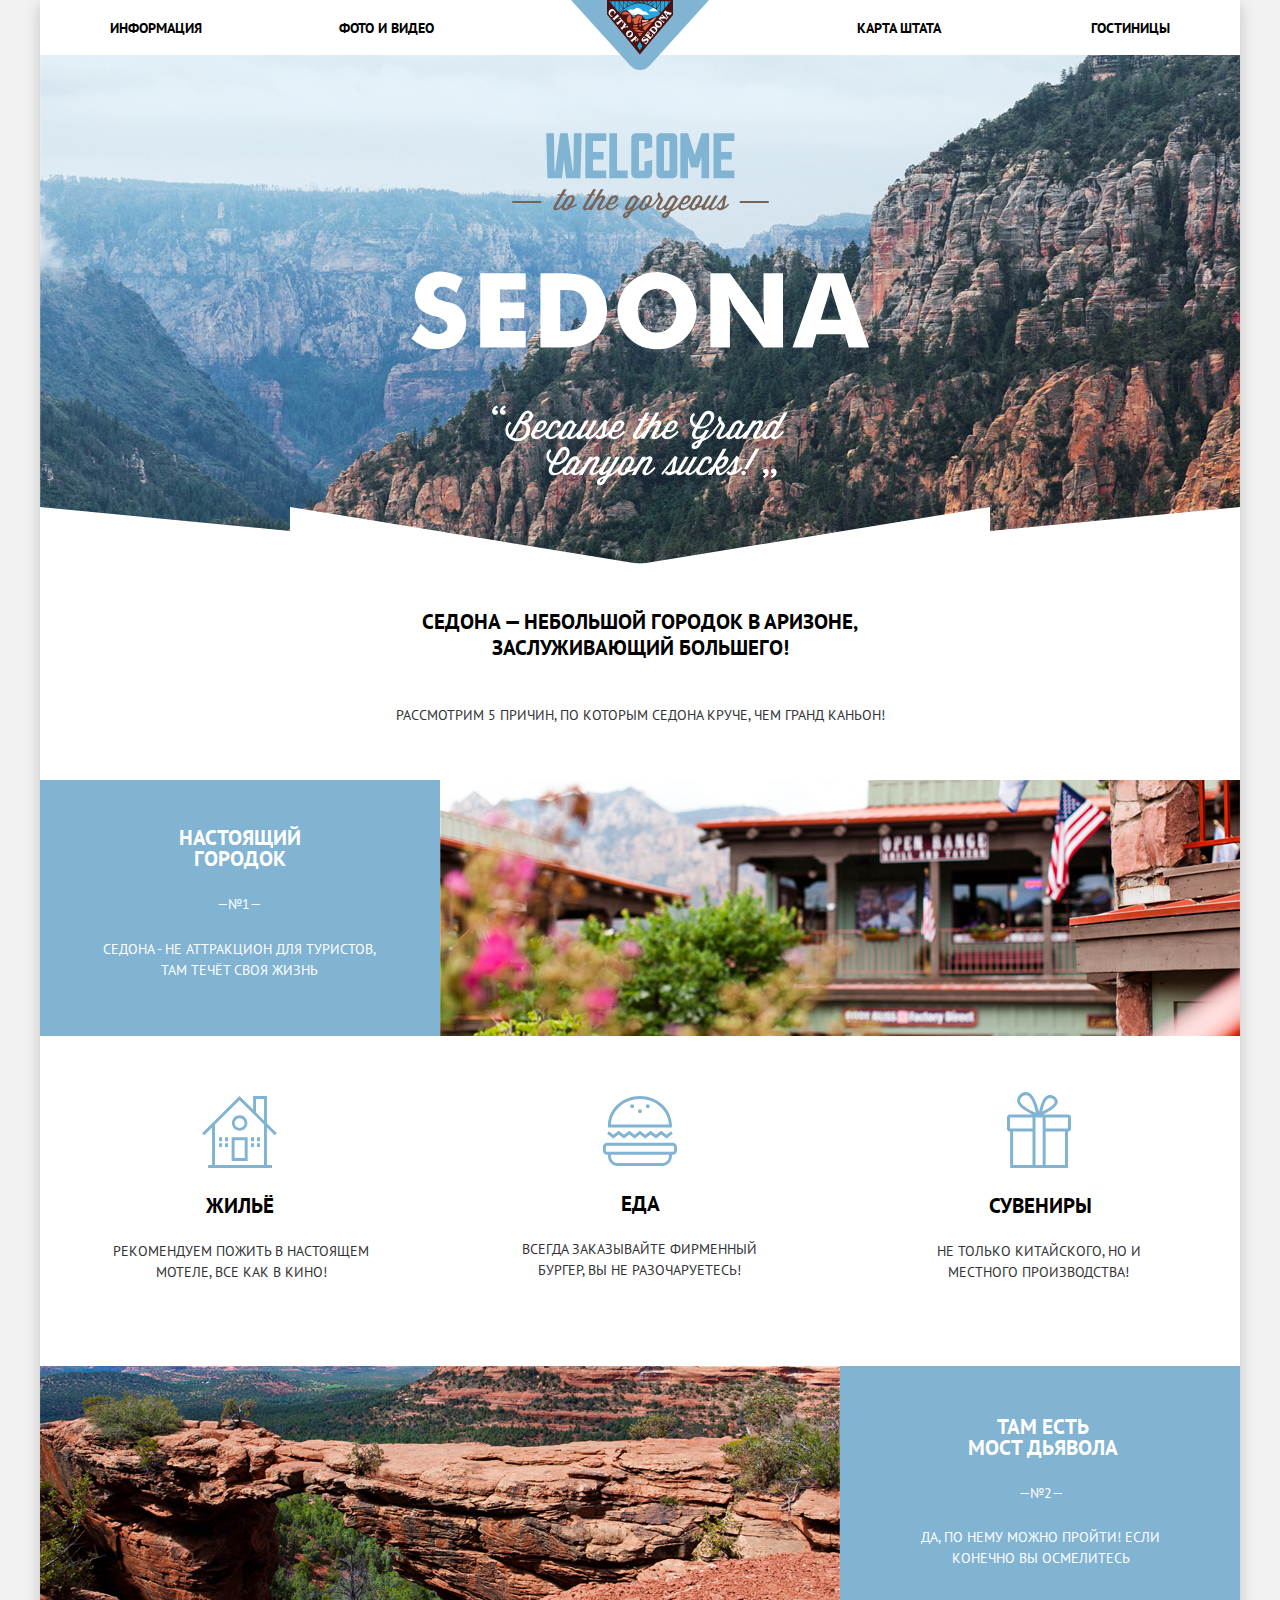
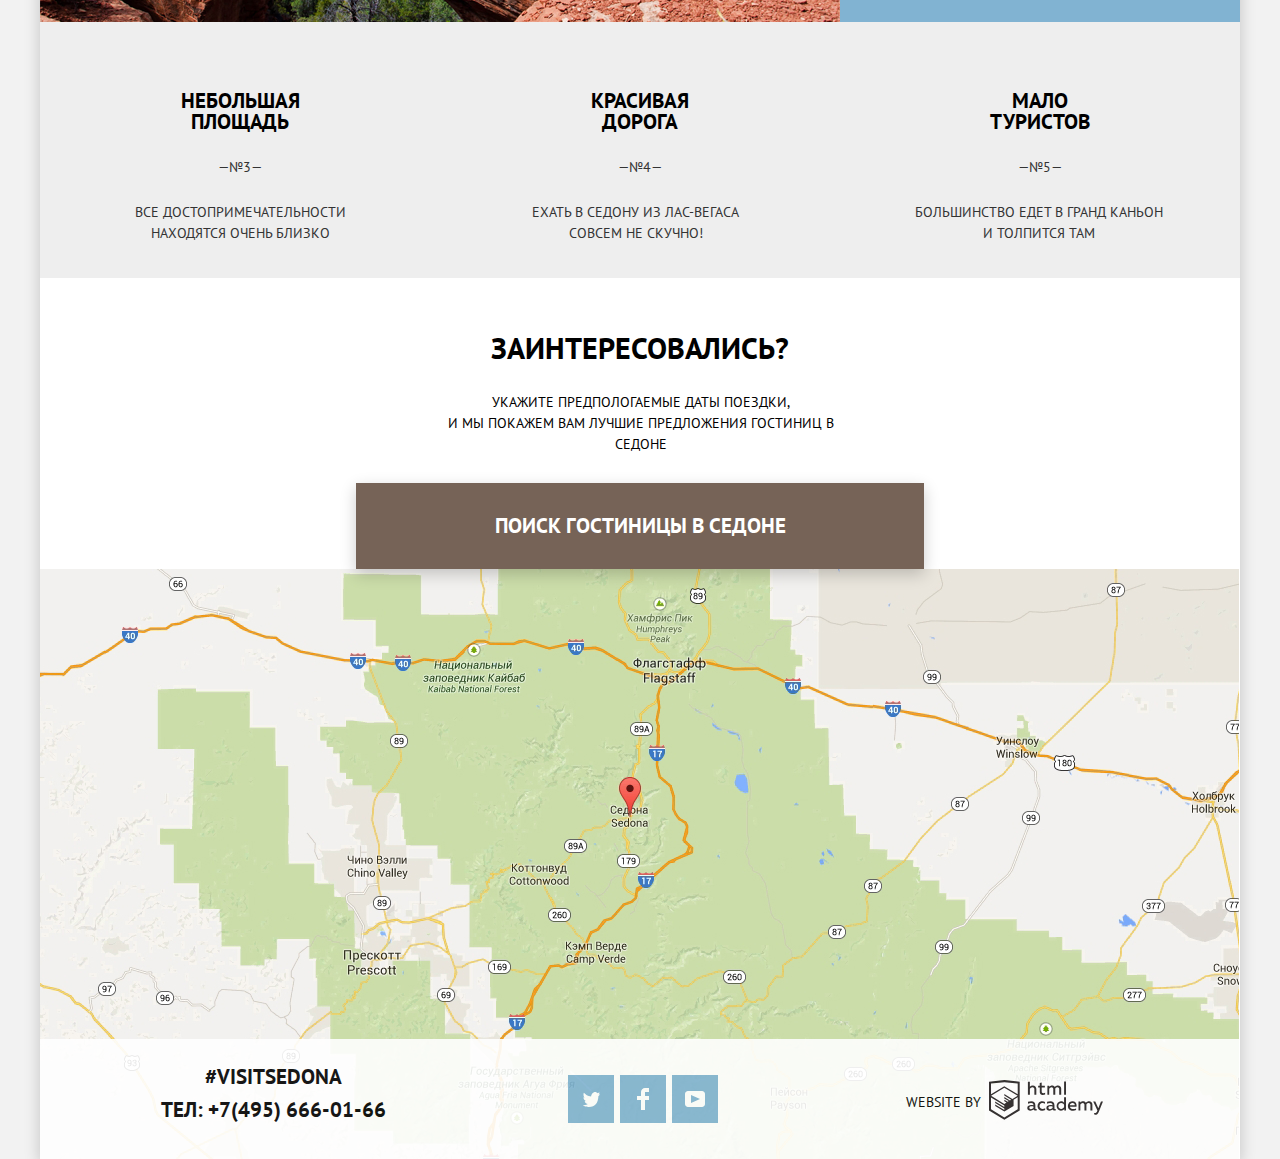
<file: index.html>
<!DOCTYPE html>
<html class="page" lang="ru">
  <head>
    <meta charset="utf-8">
    <title>HTML Academy: Седона</title>
    <link href="https://fonts.googleapis.com/css2?family=PT+Sans:wght@400;700&display=swap"
      rel="stylesheet">
    <link href="css/normalize.css" rel="stylesheet">
    <link href="css/style.min.css" rel="stylesheet">
  </head>
  <body class="page-body">
    <div class="main-container">
      <header class="main-header">
        <nav class="main-navigation">
          <a class="main-header-logo">
            <img src="img/logo.svg"  width="138" height="55"
              alt="Логотип">
          </a>
          <ul class="site-navigation">
            <li class="nav-item"><a href="info.html">Информация</a></li>
            <li class="nav-item"><a href="foto.html">Фото и видео</a></li>
            <li class="nav-item"><a href="map.html">Карта штата</a></li>
            <li class="nav-item"><a href="hotels.html">Гостиницы</a></li>
          </ul>
        </nav>
      </header>
      <main>
        <section class="reasons-block">
          <h1 class="visually-hidden">Седона</h1>
          <div class="welcome">
            <img class="welcome-text" src="img/welcome.svg" width="459" height="353"
              alt="Welcome to the gorgeous SEDONA 'because the grand canyon sucks'">
            <img class="cut" src="img/cut.svg" width="1200" height="57" alt="cut">
          </div>
          <h2>Седона &mdash; небольшой городок в Аризоне, заслуживающий большего!</h2>
          <p>Рассмотрим 5 причин, по которым Седона круче, чем гранд каньон!</p>
        </section>
        <div class="container">
          <div class="reason-town">
            <div class="town-text">
              <h2>Настоящий городок</h2>
              <p class="number">&mdash;№1&mdash;</p>
              <p class="attraction">Седона - не аттракцион для туристов, там
                течёт своя жизнь</p>
            </div>
          <div class="town-img">
            <img src="img/true-city.jpg"  width="800" height="256"
              alt="Настоящий городок">
          </div>
          </div>
          <ul class="features-list">
            <li class="feature-item">
              <img src="img/house.svg" width="75" height="72" alt="house">
              <h2>Жильё</h2>
              <p class="motel">Рекомендуем пожить в настоящем мотеле, все как в кино!</p>
            </li>
            <li class="feature-item">
              <img src="img/food.svg" width="75" height="70" alt="food">
              <h2>Еда</h2>
              <p class="burger">Всегда заказывайте фирменный бургер, вы не разочаруетесь!</p>
            </li>
            <li class="feature-item gift">
              <img src="img/gift.svg" width="64" height="76" alt="gift">
              <h2>Сувениры</h2>
              <p class="china">Не только китайского, но и местного производства!</p>
            </li>
          </ul>
          <div class="reason-devil">
            <div class="devil-img">
              <img src="img/devil.jpg"  width="800" height="256"
                alt="Мост дьявола">
            </div>
            <div class="devil-text">
              <h2>Там есть<br> Мост дьявола</h2>
              <p class="number">&mdash;№2&mdash;</p>
              <p class="courage">Да, по нему можно пройти! Если конечно вы осмелитесь</p>
            </div>
            </div>
            <ul class="reason-list">
              <li class="reason-item">
                <h2>Небольшая площадь</h2>
                <p class="third" >&mdash;№3&mdash;</p>
                <p class="close">Все достопримечательности находятся очень близко</p>
              </li>
              <li class="reason-item road">
            <h2>Красивая дорога</h2>
            <p class="fourth">&mdash;№4&mdash;</p>
            <p class="vegas">Ехать в седону из лас-вегаса совсем не скучно!</p>
              </li>
              <li class="reason-item">
            <h2 class="few">Мало<br> туристов</h2>
            <p class="fifth">&mdash;№5&mdash;</p>
            <p class="canyon">Большинство едет в гранд каньон и толпится там</p>
              </li>
            </ul>
        </div>
        <div class="booking">
          <div class="booking-header">
            <h2>Заинтересовались?</h2>
            <p>Укажите предпологаемые даты поездки,<br>и мы покажем вам лучшие предложения гостиниц в Седоне</p>
          </div>
          <div class="booking-form">
            <button class="hotel-search" aria-label="Поиск гостиницы в Седоне"
              type="button">Поиск гостиницы в Седоне
            </button>
            <div class="modal-show">
              <form action="https://echo.htmlacademy.ru/" method="get">
                <ul class="booking-list">
                  <li class="booking-item">
                    <button class="calendar-button calendar-button-check-in"
                      aria-label="Кнопка выбора даты заезда" type="button">
                    </button>
                    <label class="item-name">Дата заезда:
                      <input type="text" name="check-in" placeholder="24 апреля 2017">
                    </label>
                  </li>
                  <li class="booking-item">
                    <button class="calendar-button calendar-button-check-out"
                      aria-label="Кнопка выбора даты выезда" type="button">
                    </button>
                    <label class="item-name">Дата выезда:
                      <input type="text" name="check-out" placeholder="4 июля 2017">
                    </label>
                  </li>
                  <li class="booking-item">
                    <label for="adults" class="item-name">Взрослые:</label>
                    <div class="adults-form">
                      <button class="quantity-button minus" aria-label="Кнопка меньше" type="button">
                      </button>
                      <input id="adults" type="text" name="number-of-adults" placeholder="2">
                      <button class="quantity-button plus" aria-label="Кнопка больше" type="button">
                      </button>
                    </div>
                  </li>
                  <li class="booking-item">
                    <label for="kids" class="item-name">Дети:</label>
                    <div class="kids-form">
                      <button class="quantity-button minus" aria-label="Кнопка меньше" type="button">
                      </button>
                      <input id="kids" type="text" name="number-of-kids" placeholder="0">
                      <button class="quantity-button plus" aria-label="Кнопка больше" type="button">
                      </button>
                    </div>
                  </li>
                </ul>
                <button class="search-button" aria-label="Кнопка найти" type="submit">Найти</button>
              </form>
            </div>
          </div>
          <div class="map">
            <h3 class="visually-hidden">Карта</h3>
            <iframe src="https://www.google.com/maps/embed?pb=!1m18!1m12!1m3!1d695960.334991968!2d-112.03572626576705!3d34.846962880030084!2m3!1f0!2f0!3f0!3m2!1i1024!2i768!4f13.1!3m3!1m2!1s0x872da132f942b00d%3A0x5548c523fa6c8efd!2z0KHQtdC00L7QvdCwLCDQkNGA0LjQt9C-0L3QsCA4NjMzNiwg0KHQqNCQ!5e0!3m2!1sru!2sru!4v1545160839565"
               width="1200" height="590" style="border:0" allowfullscreen>
            </iframe>
          </div>
        </div>
      </main>
      <footer class="page-footer">
        <div class="main-footer index-footer">
          <section class="contact">
            <h3 class="visually-hidden">Контакты</h3>
            <a class="instagram" href="">#VISITSEDONA</a>
            <a class="phone" href="tel:+78126660266">ТЕЛ: +7(495) 666-01-66</a>
          </section>
          <section class="footer-social">
            <h3 class="visually-hidden">Социальные сети</h3>
            <ul class="social-list">
              <li>
                <a class="social-button twitter" href="#">
                  <svg width="17" height="16" viewBox="0 0 17 16" fill="none" xmlns="http://www.w3.org/2000/svg">
                    <path d="M10.95 1.14409C12.635 0.648089 13.934 1.41409 14.527 2.32309C15.2 2.09209 15.858 1.84209 16.538 1.61509C16.5249 2.30145 16.2117 2.94761 15.681 3.38309C16.366 3.55309 16.985 2.89209 16.985 2.89209C16.816 3.89209 15.979 4.68009 15.422 4.91609C15.191 11.6661 12.247 16.1331 5.34498 15.9981H4.89898C4.48898 15.9981 0.734977 15.5381 0.000976562 14.1111C2.27198 14.3071 3.89398 13.6891 4.69398 12.9341C3.73398 12.6341 2.01498 12.4571 1.71498 9.98409C2.06398 10.0901 2.27898 10.2121 2.90498 10.1031C1.70498 9.24709 0.373977 8.53009 0.447977 6.33009C0.732977 6.65809 1.51498 6.86609 1.78798 6.80209C1.08498 6.56109 -0.182023 3.44209 0.893977 1.85009C2.71198 3.70409 4.62898 5.45609 8.04598 5.62309C8.25398 3.33009 9.18298 1.79309 10.95 1.14409Z"/>
                  </svg>
                </a>
              </li>
              <li>
                <a class="social-button facebook" href="#">
                  <svg width="12" height="22" viewBox="0 0 12 22" fill="none" xmlns="http://www.w3.org/2000/svg">
                    <path d="M12 4V0H8C5.79086 0 4 1.79086 4 4V8H0V12H4V22H8V12H12V8H8V4H12Z"/>
                  </svg>
                </a>
              </li>
              <li>
                <a class="social-button youtube" href="#">
                  <svg width="20" height="16" viewBox="0 0 20 16" fill="none" xmlns="http://www.w3.org/2000/svg">
                    <path fill-rule="evenodd" clip-rule="evenodd" d="M3 0H17C18.65 0 20 1.35 20 3V13C20 14.65 18.65 16 17 16H3C1.35 16 0 14.65 0 13V3C0 1.35 1.35 0 3 0ZM6.027 4.002V11.998L15.014 8L6.027 4.002Z"/>
                  </svg>
                </a>
              </li>
            </ul>
          </section>
          <section class="copyright">
            <h3 class="visually-hidden">Разработано htmlacademy</h3>
            <p>WEBSITE BY</p>
            <a class="copyright-button" href="https://htmlacademy.ru/intensive/htmlcss" aria-label="Переход на страницу hmtlacademy">
              <svg width="115" height="41" viewBox="0 0 115 41" fill="none" xmlns="http://www.w3.org/2000/svg">
                 <path fill-rule="evenodd" clip-rule="evenodd" d="M15.5197 1.05737H15.3509L0 2.71895V31.4945L15.3509 40.8382L30.7018 31.4945V2.71895L15.5197 1.05737ZM77.0183 2.62185H75.0876V15.7311H77.0183V2.62185ZM40.8619 2.63264V7.76843C41.6131 6.9864 42.6386 6.5436 43.7105 6.53843C44.6823 6.47908 45.6329 6.84495 46.3253 7.54479C47.0177 8.24462 47.3866 9.21244 47.3399 10.2068V15.7634H45.367V10.4658C45.4231 9.94897 45.2754 9.43059 44.9566 9.02553C44.6377 8.62047 44.174 8.36218 43.6683 8.3079H43.3518C42.3456 8.36979 41.4321 8.9295 40.9041 9.80764V15.7634H38.8995V2.63264H40.8619ZM77.0183 31.4837H75.2775V30.0595C74.4828 31.1353 73.23 31.7538 71.9119 31.7211C69.4751 31.5528 67.5825 29.4822 67.5825 26.9845C67.5825 24.4867 69.4751 22.4162 71.9119 22.2479C73.1195 22.2052 74.2818 22.7203 75.0771 23.6505V18.3205H77.0183V31.4837ZM47.0656 30.0595C47.263 30.0515 47.4583 30.0152 47.6459 29.9516V31.3866C47.2482 31.5404 46.826 31.6172 46.4009 31.6132C45.6482 31.6769 44.9394 31.2429 44.639 30.5342C43.7036 31.31 42.5302 31.7227 41.3261 31.6995C39.733 31.6995 38.256 30.804 38.256 28.9482C38.256 26.65 40.3661 25.9379 42.1702 25.9379C42.9402 25.9505 43.707 26.0408 44.4596 26.2076V25.884C44.4596 24.805 43.6578 23.9742 42.1491 23.9742C41.0585 23.9764 39.9804 24.2116 38.9839 24.6647V22.8305C40.0678 22.451 41.204 22.2506 42.3495 22.2371C44.8394 22.2371 46.3693 23.4455 46.3693 26.1753V29.4121C46.3546 29.5668 46.401 29.721 46.4981 29.8406C46.5951 29.9601 46.7349 30.035 46.8862 30.0487H47.0656V30.0595ZM40.2711 28.8403C40.298 29.229 40.4761 29.5905 40.7655 29.844C41.055 30.0974 41.4317 30.2217 41.8115 30.189H41.9275C42.8819 30.1906 43.7973 29.8022 44.4702 29.11V27.5779C43.842 27.4414 43.2026 27.3655 42.5605 27.3513C41.5055 27.3513 40.2817 27.7074 40.2817 28.8403H40.2711ZM56.0229 22.9384C55.1962 22.4632 54.2596 22.2246 53.3115 22.2479H52.9422C51.7332 22.2873 50.5891 22.8166 49.7619 23.7192C48.9347 24.6218 48.4923 25.8236 48.5321 27.06V27.5024C48.6957 30.0004 50.805 31.8921 53.2482 31.7318C54.2519 31.7555 55.2477 31.5452 56.1601 31.1168V29.2718C55.3769 29.7215 54.4945 29.9591 53.5963 29.9624C52.5199 30.0288 51.4963 29.4793 50.9385 28.5356C50.3806 27.5918 50.3806 26.4095 50.9385 25.4658C51.4963 24.522 52.5199 23.9725 53.5963 24.039C54.461 24.0357 55.3066 24.2989 56.0229 24.7942V22.9384ZM66.1514 30.0595C66.3488 30.0515 66.5441 30.0152 66.7317 29.9516V31.3866C66.334 31.5404 65.9118 31.6172 65.4867 31.6132C64.734 31.6769 64.0252 31.2429 63.7248 30.5342C62.7894 31.31 61.616 31.7227 60.4119 31.6995C58.8188 31.6995 57.3417 30.804 57.3417 28.9482C57.3417 26.65 59.4518 25.9379 61.256 25.9379C62.0259 25.9505 62.7928 26.0408 63.5454 26.2076V25.884C63.5454 24.805 62.7436 23.9742 61.2349 23.9742C60.1443 23.9764 59.0662 24.2116 58.0697 24.6647V22.8305C59.1536 22.451 60.2897 22.2506 61.4353 22.2371C63.9252 22.2371 65.455 23.4455 65.455 26.1753V29.4121C65.4404 29.5668 65.4868 29.721 65.5838 29.8406C65.6809 29.9601 65.8207 30.035 65.972 30.0487H66.1514V30.0595ZM59.855 29.8481C59.5632 29.5943 59.3837 29.2311 59.3569 28.8403H59.378C59.378 27.7074 60.5385 27.3513 61.6569 27.3513C62.299 27.3655 62.9383 27.4414 63.5665 27.5779V29.11C62.8937 29.8022 61.9782 30.1906 61.0239 30.189H60.9078C60.5263 30.2247 60.1469 30.1019 59.855 29.8481ZM69.3271 26.9305C69.3271 25.2859 70.6308 23.9526 72.239 23.9526L72.2601 24.0066C73.4742 24.0066 74.5742 24.7382 75.0665 25.8732V28.0311C74.5856 29.1871 73.4673 29.9296 72.239 29.9084C70.6308 29.9084 69.3271 28.5752 69.3271 26.9305ZM83.3486 22.2479C86.8408 22.2479 88.0541 25.1395 87.4844 27.7397H80.922C81.1436 29.3582 82.6839 30.0163 84.2876 30.0163C85.2509 30.0196 86.2027 29.8021 87.0729 29.3797V31.1061C86.0736 31.5421 84.9939 31.7519 83.9078 31.7211C81.2385 31.7211 78.8963 30.189 78.8963 26.9521C78.8362 25.7502 79.2482 24.5736 80.0408 23.6841C80.8334 22.7945 81.9408 22.2658 83.1165 22.2155H83.3486V22.2479ZM80.8693 26.1753C80.9704 24.8237 82.1216 23.8104 83.4436 23.9095H83.4858C84.1064 23.8531 84.7196 24.08 85.1612 24.5295C85.6028 24.979 85.8275 25.6051 85.7752 26.24H80.8693V26.1753ZM89.489 31.4621V22.4961H91.2298V23.575C91.9777 22.7197 93.041 22.2229 94.1628 22.2047C95.2951 22.1328 96.3712 22.7163 96.9482 23.7153C97.7407 22.8335 98.8477 22.3161 100.018 22.2803C100.952 22.2327 101.859 22.6011 102.507 23.2901C103.154 23.9792 103.478 24.9213 103.394 25.8732V31.4837H101.39V25.9271C101.437 25.4734 101.306 25.0191 101.024 24.6647C100.743 24.3104 100.336 24.0852 99.8917 24.039H99.6174C98.7512 24.0941 97.9525 24.536 97.4335 25.2474V31.4837H95.4289V25.9271C95.4728 25.47 95.3357 25.0139 95.0481 24.6611C94.7606 24.3082 94.3467 24.088 93.8991 24.0497H93.6881C92.7466 24.1344 91.8915 24.6449 91.3564 25.4416V31.5161H89.5312L89.489 31.4621ZM113.977 22.4745H111.972L109.324 29.2718L106.306 22.4853H104.196L108.417 31.5484L108.237 32.0016C107.72 33.3611 107.003 34.0516 106.053 34.0516C105.75 34.0548 105.447 34.0112 105.156 33.9221V35.6161C105.536 35.7125 105.926 35.7632 106.317 35.7671C107.646 35.7671 108.902 35.0226 109.851 32.6813L113.977 22.4745ZM52.689 6.78658V3.54974L50.7266 4.01369V6.73264H49.144V8.49132H50.7899V12.9905C50.7231 13.817 51.0244 14.6301 51.61 15.2038C52.1955 15.7775 53.0028 16.0505 53.8073 15.9468C54.5996 15.9535 55.3875 15.8259 56.139 15.5692V13.8429C55.5727 14.0781 54.9672 14.199 54.356 14.199C53.2165 14.199 52.689 13.8105 52.689 12.6237V8.5129H55.8541V6.78658H52.689ZM58.3862 15.7526V6.75421H60.1376V7.83316C60.8811 6.97655 61.9403 6.476 63.0601 6.45211C64.1624 6.38099 65.2146 6.93142 65.8032 7.88711C66.5958 7.00534 67.7028 6.48794 68.8734 6.45211C69.8138 6.41462 70.7233 6.79859 71.364 7.50353C72.0046 8.20846 72.3126 9.16418 72.2073 10.1205V15.7418H70.2028V10.1853C70.2499 9.73151 70.1184 9.27721 69.8373 8.92287C69.5561 8.56853 69.1485 8.34334 68.7046 8.29711H68.4619C67.5957 8.35228 66.797 8.7942 66.278 9.50553V15.7418H64.2734V10.1853C64.3206 9.73151 64.1891 9.27721 63.9079 8.92287C63.6268 8.56853 63.2191 8.34334 62.7752 8.29711H62.5326C61.5911 8.38181 60.736 8.89229 60.2009 9.68895V15.7634H58.3862V15.7526ZM28.6972 30.3033L28.7078 30.2968L28.6972 30.3184V30.3033ZM28.6972 18.3205V30.3033L15.3509 38.4321L2.00459 30.3184V18.5147L15.2876 26.6068V28.0311L6.18257 22.5284V23.9418L15.3404 29.5632V31.0629L6.19312 25.4955V26.9521L15.3509 32.5734L24.5826 26.9197V20.8129L28.6972 18.3205ZM28.7078 16.7776L25.0362 18.9355L23.3482 20.0145L15.3087 15.0837V16.4971L22.156 20.7266L22.0083 20.8237L20.9532 21.4063L15.2876 17.9537V19.3995L19.761 22.1184L18.706 22.8413L15.3298 20.7913V22.2047L17.5454 23.5426L15.2982 24.9021L2.11009 16.864L15.3087 8.72869L28.7078 16.7776ZM15.2876 7.27211L28.7078 15.3534V4.56395L15.3615 3.12895L2.01514 4.56395V15.3534L15.2876 7.27211Z"/>
               </svg>
            </a>
          </section>
        </div>
      </footer>
    </div>
    <script src="js/script.min.js"></script>
  </body>
</html>
</file>
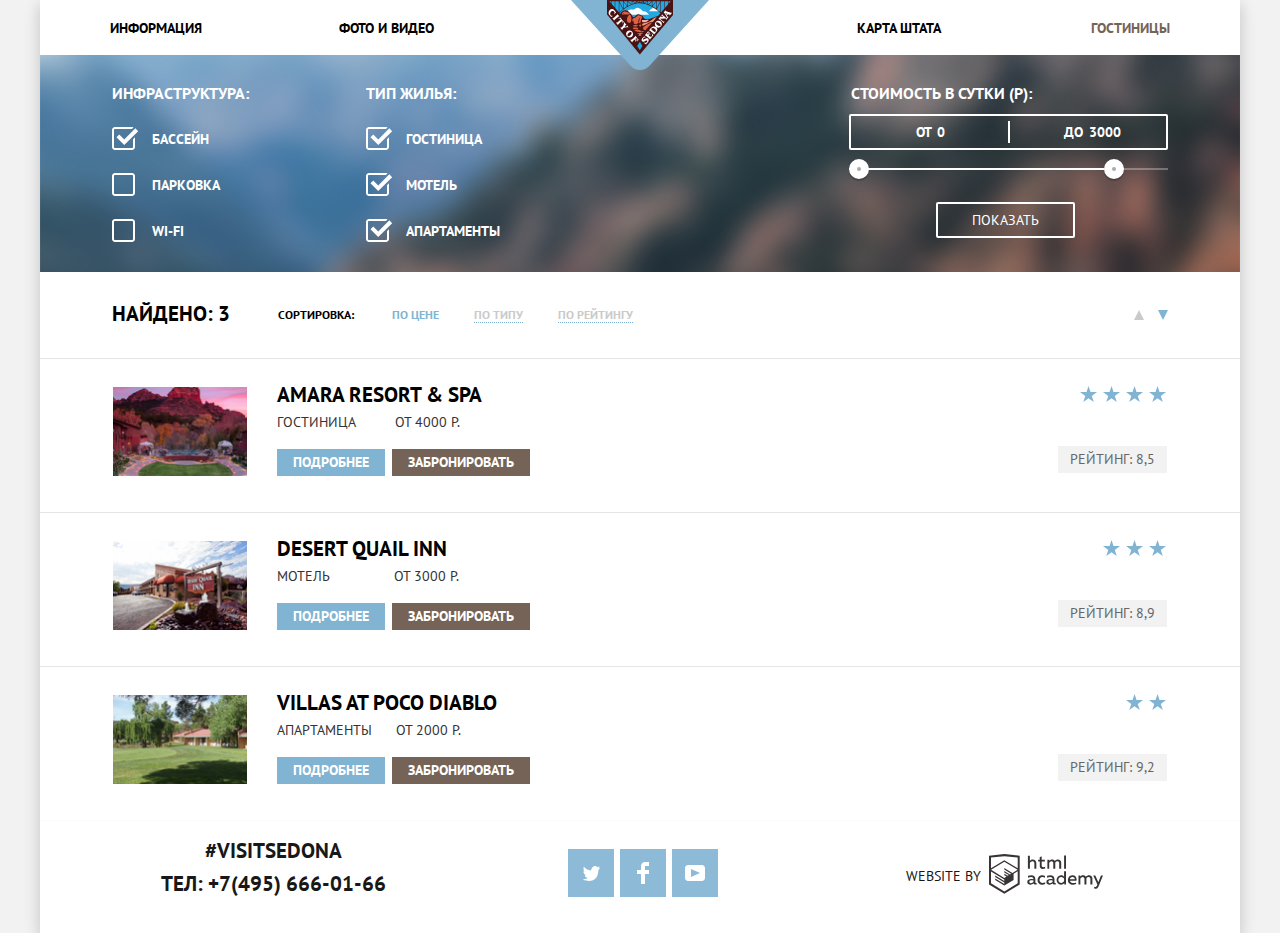
<file: hotels.html>
<!DOCTYPE html>
<html class="page" lang="ru">
  <head>
    <meta charset="utf-8">
    <title>HTML Academy: Седона</title>
    <link href="https://fonts.googleapis.com/css2?family=PT+Sans:wght@400;700&display=swap"
      rel="stylesheet">
    <link href="css/normalize.css" rel="stylesheet">
    <link href="css/style.min.css" rel="stylesheet">
  </head>
  <body class="page-body">
    <div class="main-container">
      <header class="main-header">
        <nav class="main-navigation">
          <a class="main-header-logo" href="index.html">
            <img src="img/logo.svg"  width="138" height="55"
              alt="Логотип">
          </a>
          <ul class="site-navigation">
            <li class="nav-item"><a href="info.html">Информация</a></li>
            <li class="nav-item"><a href="foto.html">Фото и видео</a></li>
            <li class="nav-item"><a href="map.html">Карта штата</a></li>
            <li class="nav-item"><a class="active-page">
              Гостиницы</a></li>
          </ul>
        </nav>
      </header>
      <main>
        <div class="result">
          <div class="filter-hotels">
            <h2 class="visually-hidden">Фильтр</h2>
            <form class="infrastructure" action="https://echo.htmlacademy.ru/" method="get">
              <fieldset>
              <legend>Инфраструктура:</legend>
                <ul class="infrastructure-list">
                  <li class="filter-option">
                    <input class="visually-hidden filter-input" type="checkbox" name="swimming-pool"
                      id="swimming-pool-id" checked>
                    <label for="swimming-pool-id">Бассейн</label>
                  </li>
                  <li class="filter-option">
                    <input class="visually-hidden filter-input" type="checkbox" name="parking"
                      id="parking-id">
                    <label for="parking-id">Парковка</label>
                  </li>
                  <li class="filter-option">
                    <input class="visually-hidden filter-input" type="checkbox" name="wi-fi"
                      id="wi-fi-id">
                    <label for="wi-fi-id">Wi-fi</label>
                  </li>
                </ul>
              </fieldset>
              <fieldset>
                <legend>Тип жилья:</legend>
                  <ul class="infrastructure-list">
                    <li class="filter-option">
                      <input class="visually-hidden filter-input" type="checkbox" name="hotel"
                        id="hotel-id"  checked>
                      <label for="hotel-id">Гостиница</label>
                    </li>
                    <li class="filter-option">
                      <input class="visually-hidden filter-input" type="checkbox" name="motel"
                        id="motel-id" checked>
                      <label for="motel-id">Мотель</label>
                    </li>
                      <li class="filter-option">
                      <input class="visually-hidden filter-input" type="checkbox" name="apartments"
                        id="apartments-id" checked>
                      <label for="apartments-id">Апартаменты</label>
                    </li>
                  </ul>
                </fieldset>
                <div class="filter-range">
                  <div class="filter-range-title">Стоимость в сутки (р):</div>
                  <div class="price-controls">
                    <label class="min-price">
                      от <input type="text" name="min-price" value="0">
                    </label>
                    <label class="max-price">
                      до <input type="text" name="max-price" value="3000">
                    </label>
                  </div>
                  <div class="range-controls">
                    <div class="scale">
                      <div class="bar"></div>
                    </div>
                  <button class="range-toggle range-toggle-min" type="button"
                    aria-label="Кнопка минимум"></button>
                  <button class="range-toggle range-toggle-max" type="button"
                    aria-label="Кнопка максимум"></button>
                  </div>
                  <button class="btn-transparent" type="submit">Показать</button>
                </div>
              </form>
           </div>
          <div class="sorting-block">
            <div class="sorting-text">Найдено: 3</div>
            <div class="sorting">
              <h2>Сортировка:</h2>
              <a class="sorting-link link-active">По цене</a>
              <a class="sorting-link" href="#">По типу</a>
              <a class="sorting-link" href="#">По рейтингу</a>
            </div>
            <div class="sorting-direction">
              <a class="arrow-up" href="#" aria-label="Стрелка вверх"></a>
              <a class="arrow-down active-arrow" href="#" aria-label="Стрелка вниз"></a>
            </div>
          </div>
          <ul class="hotel-list">
            <li>
              <a href="#">
               <img src="img/amara.jpg"
                width="135" height="90" alt="Amara Resort & Spa">
              </a>
              <div class="hotel-item">
                <a href="#">
                  <h3 class="hotel-name">Amara Resort & Spa</h3>
                </a>
                <p class="hotel-type">Гостиница</p>
                <p class="hotel-price amara">от 4000 р.</p>
                <a class="button-more" href="more_amara.html">Подробнее</a>
                <a class="button-reserve" href="reserve.html">Забронировать</a>
              </div>
              <div class="rating">
                <div class="stars">
                  <img src="img/star.svg" width="18" height="17" alt="star">
                  <img src="img/star.svg" width="18" height="17" alt="star">
                  <img src="img/star.svg" width="18" height="17" alt="star">
                <img src="img/star.svg" width="18" height="17" alt="star">
                </div>
                <p class="hotel-rating">Рейтинг: 8,5</p>
              </div>
            </li>
            <li>
              <a href="#">
                <img src="img/desert.jpg"
                  width="135" height="90" alt="Desert Quail Inn">
              </a>
              <div class="hotel-item">
                <a href="#">
                  <h3 class="hotel-name">Desert Quail Inn</h3>
                </a>
                <p class="hotel-type">Мотель</p>
                <p class="hotel-price desert">от 3000 р.</p>
                <a class="button-more" href="more_desert.html">Подробнее</a>
                <a class="button-reserve" href="reserve.html">Забронировать</a>
              </div>
              <div class="rating">
                <div class="stars">
                  <img src="img/star.svg" width="18" height="17" alt="star">
                  <img src="img/star.svg" width="18" height="17" alt="star">
                  <img src="img/star.svg" width="18" height="17" alt="star">
                </div>
                <p class="hotel-rating">Рейтинг: 8,9</p>
                </div>
            </li>
            <li>
              <a href="#">
               <img src="img/villas.jpg"
                width="135" height="90" alt="Villas at Poco Diablo">
              </a>
              <div class="hotel-item">
                <a href="#">
                  <h3 class="hotel-name">Villas at Poco Diablo</h3>
                </a>
                <p class="hotel-type">Апартаменты</p>
                <p class="hotel-price villas">от 2000 р.</p>
                <a class="button-more" href="more_villas.html">Подробнее</a>
                <a class="button-reserve" href="reserve.html">Забронировать</a>
              </div>
              <div class="rating">
                <div class="stars">
                  <img src="img/star.svg" width="18" height="17" alt="star">
                  <img src="img/star.svg" width="18" height="17" alt="star">
                </div>
                <p class="hotel-rating">Рейтинг: 9,2</p>
              </div>
            </li>
          </ul>
        </div>
      </main>
    <footer class="page-footer">
      <div class="main-footer">
        <section class="contact">
          <h3 class="visually-hidden">Контакты</h3>
          <a class="instagram" href="">#VISITSEDONA</a>
          <a class="phone" href="tel:+78126660266">ТЕЛ: +7(495) 666-01-66</a>
        </section>
        <section class="footer-social">
          <h3 class="visually-hidden">Социальные сети</h3>
          <ul class="social-list">
            <li>
              <a class="social-button twitter" href="#">
                <svg width="17" height="16" viewBox="0 0 17 16" fill="none" xmlns="http://www.w3.org/2000/svg">
                  <path d="M10.95 1.14409C12.635 0.648089 13.934 1.41409 14.527 2.32309C15.2 2.09209 15.858 1.84209 16.538 1.61509C16.5249 2.30145 16.2117 2.94761 15.681 3.38309C16.366 3.55309 16.985 2.89209 16.985 2.89209C16.816 3.89209 15.979 4.68009 15.422 4.91609C15.191 11.6661 12.247 16.1331 5.34498 15.9981H4.89898C4.48898 15.9981 0.734977 15.5381 0.000976562 14.1111C2.27198 14.3071 3.89398 13.6891 4.69398 12.9341C3.73398 12.6341 2.01498 12.4571 1.71498 9.98409C2.06398 10.0901 2.27898 10.2121 2.90498 10.1031C1.70498 9.24709 0.373977 8.53009 0.447977 6.33009C0.732977 6.65809 1.51498 6.86609 1.78798 6.80209C1.08498 6.56109 -0.182023 3.44209 0.893977 1.85009C2.71198 3.70409 4.62898 5.45609 8.04598 5.62309C8.25398 3.33009 9.18298 1.79309 10.95 1.14409Z"/>
                </svg>
              </a>
            </li>
            <li>
              <a class="social-button facebook" href="#">
                <svg width="12" height="22" viewBox="0 0 12 22" fill="none" xmlns="http://www.w3.org/2000/svg">
                  <path d="M12 4V0H8C5.79086 0 4 1.79086 4 4V8H0V12H4V22H8V12H12V8H8V4H12Z"/>
                </svg>
              </a>
            </li>
            <li>
              <a class="social-button youtube" href="#">
                <svg width="20" height="16" viewBox="0 0 20 16" fill="none" xmlns="http://www.w3.org/2000/svg">
                  <path fill-rule="evenodd" clip-rule="evenodd" d="M3 0H17C18.65 0 20 1.35 20 3V13C20 14.65 18.65 16 17 16H3C1.35 16 0 14.65 0 13V3C0 1.35 1.35 0 3 0ZM6.027 4.002V11.998L15.014 8L6.027 4.002Z"/>
                </svg>
              </a>
            </li>
          </ul>
        </section>
        <section class="copyright">
          <h3 class="visually-hidden">Разработано htmlacademy</h3>
          <p>WEBSITE BY</p>
          <a class="copyright-button" href="https://htmlacademy.ru/intensive/htmlcss" aria-label="Переход на страницу hmtlacademy">
            <svg width="115" height="41" viewBox="0 0 115 41" fill="none" xmlns="http://www.w3.org/2000/svg">
               <path fill-rule="evenodd" clip-rule="evenodd" d="M15.5197 1.05737H15.3509L0 2.71895V31.4945L15.3509 40.8382L30.7018 31.4945V2.71895L15.5197 1.05737ZM77.0183 2.62185H75.0876V15.7311H77.0183V2.62185ZM40.8619 2.63264V7.76843C41.6131 6.9864 42.6386 6.5436 43.7105 6.53843C44.6823 6.47908 45.6329 6.84495 46.3253 7.54479C47.0177 8.24462 47.3866 9.21244 47.3399 10.2068V15.7634H45.367V10.4658C45.4231 9.94897 45.2754 9.43059 44.9566 9.02553C44.6377 8.62047 44.174 8.36218 43.6683 8.3079H43.3518C42.3456 8.36979 41.4321 8.9295 40.9041 9.80764V15.7634H38.8995V2.63264H40.8619ZM77.0183 31.4837H75.2775V30.0595C74.4828 31.1353 73.23 31.7538 71.9119 31.7211C69.4751 31.5528 67.5825 29.4822 67.5825 26.9845C67.5825 24.4867 69.4751 22.4162 71.9119 22.2479C73.1195 22.2052 74.2818 22.7203 75.0771 23.6505V18.3205H77.0183V31.4837ZM47.0656 30.0595C47.263 30.0515 47.4583 30.0152 47.6459 29.9516V31.3866C47.2482 31.5404 46.826 31.6172 46.4009 31.6132C45.6482 31.6769 44.9394 31.2429 44.639 30.5342C43.7036 31.31 42.5302 31.7227 41.3261 31.6995C39.733 31.6995 38.256 30.804 38.256 28.9482C38.256 26.65 40.3661 25.9379 42.1702 25.9379C42.9402 25.9505 43.707 26.0408 44.4596 26.2076V25.884C44.4596 24.805 43.6578 23.9742 42.1491 23.9742C41.0585 23.9764 39.9804 24.2116 38.9839 24.6647V22.8305C40.0678 22.451 41.204 22.2506 42.3495 22.2371C44.8394 22.2371 46.3693 23.4455 46.3693 26.1753V29.4121C46.3546 29.5668 46.401 29.721 46.4981 29.8406C46.5951 29.9601 46.7349 30.035 46.8862 30.0487H47.0656V30.0595ZM40.2711 28.8403C40.298 29.229 40.4761 29.5905 40.7655 29.844C41.055 30.0974 41.4317 30.2217 41.8115 30.189H41.9275C42.8819 30.1906 43.7973 29.8022 44.4702 29.11V27.5779C43.842 27.4414 43.2026 27.3655 42.5605 27.3513C41.5055 27.3513 40.2817 27.7074 40.2817 28.8403H40.2711ZM56.0229 22.9384C55.1962 22.4632 54.2596 22.2246 53.3115 22.2479H52.9422C51.7332 22.2873 50.5891 22.8166 49.7619 23.7192C48.9347 24.6218 48.4923 25.8236 48.5321 27.06V27.5024C48.6957 30.0004 50.805 31.8921 53.2482 31.7318C54.2519 31.7555 55.2477 31.5452 56.1601 31.1168V29.2718C55.3769 29.7215 54.4945 29.9591 53.5963 29.9624C52.5199 30.0288 51.4963 29.4793 50.9385 28.5356C50.3806 27.5918 50.3806 26.4095 50.9385 25.4658C51.4963 24.522 52.5199 23.9725 53.5963 24.039C54.461 24.0357 55.3066 24.2989 56.0229 24.7942V22.9384ZM66.1514 30.0595C66.3488 30.0515 66.5441 30.0152 66.7317 29.9516V31.3866C66.334 31.5404 65.9118 31.6172 65.4867 31.6132C64.734 31.6769 64.0252 31.2429 63.7248 30.5342C62.7894 31.31 61.616 31.7227 60.4119 31.6995C58.8188 31.6995 57.3417 30.804 57.3417 28.9482C57.3417 26.65 59.4518 25.9379 61.256 25.9379C62.0259 25.9505 62.7928 26.0408 63.5454 26.2076V25.884C63.5454 24.805 62.7436 23.9742 61.2349 23.9742C60.1443 23.9764 59.0662 24.2116 58.0697 24.6647V22.8305C59.1536 22.451 60.2897 22.2506 61.4353 22.2371C63.9252 22.2371 65.455 23.4455 65.455 26.1753V29.4121C65.4404 29.5668 65.4868 29.721 65.5838 29.8406C65.6809 29.9601 65.8207 30.035 65.972 30.0487H66.1514V30.0595ZM59.855 29.8481C59.5632 29.5943 59.3837 29.2311 59.3569 28.8403H59.378C59.378 27.7074 60.5385 27.3513 61.6569 27.3513C62.299 27.3655 62.9383 27.4414 63.5665 27.5779V29.11C62.8937 29.8022 61.9782 30.1906 61.0239 30.189H60.9078C60.5263 30.2247 60.1469 30.1019 59.855 29.8481ZM69.3271 26.9305C69.3271 25.2859 70.6308 23.9526 72.239 23.9526L72.2601 24.0066C73.4742 24.0066 74.5742 24.7382 75.0665 25.8732V28.0311C74.5856 29.1871 73.4673 29.9296 72.239 29.9084C70.6308 29.9084 69.3271 28.5752 69.3271 26.9305ZM83.3486 22.2479C86.8408 22.2479 88.0541 25.1395 87.4844 27.7397H80.922C81.1436 29.3582 82.6839 30.0163 84.2876 30.0163C85.2509 30.0196 86.2027 29.8021 87.0729 29.3797V31.1061C86.0736 31.5421 84.9939 31.7519 83.9078 31.7211C81.2385 31.7211 78.8963 30.189 78.8963 26.9521C78.8362 25.7502 79.2482 24.5736 80.0408 23.6841C80.8334 22.7945 81.9408 22.2658 83.1165 22.2155H83.3486V22.2479ZM80.8693 26.1753C80.9704 24.8237 82.1216 23.8104 83.4436 23.9095H83.4858C84.1064 23.8531 84.7196 24.08 85.1612 24.5295C85.6028 24.979 85.8275 25.6051 85.7752 26.24H80.8693V26.1753ZM89.489 31.4621V22.4961H91.2298V23.575C91.9777 22.7197 93.041 22.2229 94.1628 22.2047C95.2951 22.1328 96.3712 22.7163 96.9482 23.7153C97.7407 22.8335 98.8477 22.3161 100.018 22.2803C100.952 22.2327 101.859 22.6011 102.507 23.2901C103.154 23.9792 103.478 24.9213 103.394 25.8732V31.4837H101.39V25.9271C101.437 25.4734 101.306 25.0191 101.024 24.6647C100.743 24.3104 100.336 24.0852 99.8917 24.039H99.6174C98.7512 24.0941 97.9525 24.536 97.4335 25.2474V31.4837H95.4289V25.9271C95.4728 25.47 95.3357 25.0139 95.0481 24.6611C94.7606 24.3082 94.3467 24.088 93.8991 24.0497H93.6881C92.7466 24.1344 91.8915 24.6449 91.3564 25.4416V31.5161H89.5312L89.489 31.4621ZM113.977 22.4745H111.972L109.324 29.2718L106.306 22.4853H104.196L108.417 31.5484L108.237 32.0016C107.72 33.3611 107.003 34.0516 106.053 34.0516C105.75 34.0548 105.447 34.0112 105.156 33.9221V35.6161C105.536 35.7125 105.926 35.7632 106.317 35.7671C107.646 35.7671 108.902 35.0226 109.851 32.6813L113.977 22.4745ZM52.689 6.78658V3.54974L50.7266 4.01369V6.73264H49.144V8.49132H50.7899V12.9905C50.7231 13.817 51.0244 14.6301 51.61 15.2038C52.1955 15.7775 53.0028 16.0505 53.8073 15.9468C54.5996 15.9535 55.3875 15.8259 56.139 15.5692V13.8429C55.5727 14.0781 54.9672 14.199 54.356 14.199C53.2165 14.199 52.689 13.8105 52.689 12.6237V8.5129H55.8541V6.78658H52.689ZM58.3862 15.7526V6.75421H60.1376V7.83316C60.8811 6.97655 61.9403 6.476 63.0601 6.45211C64.1624 6.38099 65.2146 6.93142 65.8032 7.88711C66.5958 7.00534 67.7028 6.48794 68.8734 6.45211C69.8138 6.41462 70.7233 6.79859 71.364 7.50353C72.0046 8.20846 72.3126 9.16418 72.2073 10.1205V15.7418H70.2028V10.1853C70.2499 9.73151 70.1184 9.27721 69.8373 8.92287C69.5561 8.56853 69.1485 8.34334 68.7046 8.29711H68.4619C67.5957 8.35228 66.797 8.7942 66.278 9.50553V15.7418H64.2734V10.1853C64.3206 9.73151 64.1891 9.27721 63.9079 8.92287C63.6268 8.56853 63.2191 8.34334 62.7752 8.29711H62.5326C61.5911 8.38181 60.736 8.89229 60.2009 9.68895V15.7634H58.3862V15.7526ZM28.6972 30.3033L28.7078 30.2968L28.6972 30.3184V30.3033ZM28.6972 18.3205V30.3033L15.3509 38.4321L2.00459 30.3184V18.5147L15.2876 26.6068V28.0311L6.18257 22.5284V23.9418L15.3404 29.5632V31.0629L6.19312 25.4955V26.9521L15.3509 32.5734L24.5826 26.9197V20.8129L28.6972 18.3205ZM28.7078 16.7776L25.0362 18.9355L23.3482 20.0145L15.3087 15.0837V16.4971L22.156 20.7266L22.0083 20.8237L20.9532 21.4063L15.2876 17.9537V19.3995L19.761 22.1184L18.706 22.8413L15.3298 20.7913V22.2047L17.5454 23.5426L15.2982 24.9021L2.11009 16.864L15.3087 8.72869L28.7078 16.7776ZM15.2876 7.27211L28.7078 15.3534V4.56395L15.3615 3.12895L2.01514 4.56395V15.3534L15.2876 7.27211Z"/>
             </svg>
          </a>
        </section>
      </div>
     </footer>
    </div>
  </body>
</html>
</file>
<file: css/style.min.css>
:root{--basic-black: #000000;--basic-white: #ffffff;--basic-light-blue: #81b3d2;--basic-dark-gray: #333333;--basic-light-gray: #eeeeee;--basic-light-brown: #766357;--basic-gray: #a9a9a9;--special-brown: #604e43;--special-dark-brown: #503e33;--special-blue: #669ec0;--special-dark-blue: #5496bd;--special-extra-black: #231F20;--special-gray: #BDBBBC;--special-rating-gray: #f2f2f2;--special-rating-black: #666666;--special-body-gray: #f2f2f2;--special-hover-gray: #ebebeb;--special-focus-gray: #e5e5e5;--special-range-gray: #ababab;--special-sorting-gray: #cacaca;--special-background-index: rgba(159, 185, 203, 1);--special-background-hotel: rgba(91, 113, 132, 1)}body{min-width:1200px;margin:0;padding:0;font-family:"PT Sans",Arial,sans-serif;font-size:14px;line-height:26px;font-weight:700;color:var(--basic-black);text-transform:uppercase;background-color:var(--special-body-gray)}a{text-decoration:none}img{max-width:100%;height:auto}.visually-hidden{position:absolute;width:1px;height:1px;margin:-1px;border:0;padding:0;white-space:nowrap;-webkit-clip-path:inset(100%);clip-path:inset(100%);clip:rect(0 0 0 0);overflow:hidden}.page{height:100%}.main-container{min-height:100%;display:grid;grid-template-rows:-webkit-min-content 1fr -webkit-min-content;grid-template-rows:min-content 1fr min-content;align-content:start;width:1200px;margin:0 auto;background-color:var(--basic-white);box-shadow:0 5px 15px rgba(0,1,1,.2)}.main-navigation{font-weight:700;font-size:14px;line-height:26px;color:var(--basic-black);background-color:var(--basic-white);min-height:55px}.main-header-logo{position:absolute;top:0;left:50%;margin-left:-69px;z-index:1}.site-navigation{display:flex;flex-wrap:nowrap;width:1200px;margin:0;padding:0;background-color:var(--basic-white);list-style:none}.site-navigation ul{margin:0;padding:0;margin-top:15px}.site-navigation li:nth-child(1),.site-navigation li:nth-child(2){text-align:left;margin:0;padding:0;margin-right:auto}.site-navigation li:nth-child(3),.site-navigation li:nth-child(4){text-align:right;margin:0;padding:0}.nav-item{display:flex;justify-content:space-between;align-self:baseline}.site-navigation li:nth-child(3),.site-navigation li:nth-child(4){justify-content:flex-end}.site-navigation li:first-child{padding-left:70px}.site-navigation li:nth-child(2){padding-left:10px;padding-right:165px}.site-navigation li:nth-child(3){padding-right:10px}.site-navigation li:nth-child(4){padding-right:70px}.site-navigation li{width:300px}.site-navigation a{vertical-align:middle;padding:0;margin:0;padding-top:15px}.site-navigation a{font-weight:700;font-size:14px;line-height:26px;color:var(--basic-black)}.site-navigation a:hover,.site-navigation a:focus{font-weight:700;font-size:14px;line-height:26px;color:var(--basic-light-blue)}.site-navigation a:active{font-weight:700;font-size:14px;line-height:26px;color:var(--basic-black);opacity:.3}.site-navigation a:disabled{font-weight:700;font-size:14px;line-height:26px;color:#766357;cursor:default}.container{display:flex;flex-direction:column}.welcome{position:relative;display:block;margin-left:auto;margin-right:auto;min-height:509px;background-color:var(--special-background-index);background-image:url(../img/background-photo.jpg);background-position:50% -1px;background-repeat:no-repeat;margin-bottom:57px}.welcome img{display:block;margin:0 auto}.welcome-text{transform:translateY(78px)}.cut{transform:translateY(99px)}.reasons-block{min-height:509px}.reasons-block p{text-align:center;font-weight:400;font-size:14px;line-height:26px;color:var(--basic-dark-gray);margin:0;padding:0;padding-bottom:52px}.reasons-block h2{text-align:center;font-weight:700;font-size:21px;line-height:26px;color:var(--basic-black);margin:0;padding:0;margin-bottom:41px;margin-top:-12px;margin-left:300px;margin-right:300px}.reasons-town{color:var(--basic-white);background-color:var(--basic-light-blue);min-height:256px}.reason-town p{font-weight:400;font-size:14px;line-height:21px;color:var(--basic-white);background-color:var(--basic-light-blue);align-self:center;margin:0;padding:0}.town-text h2{font-weight:700;font-size:21px;line-height:21px;color:var(--basic-white);background-color:var(--basic-light-blue);text-align:center;margin:0;padding:0;margin-top:47px;margin-left:139px;margin-right:139px;margin-bottom:25px}.town-text .number{padding-left:177px;padding-right:174px;padding-bottom:24px}.town-text .attraction{padding-left:49px;padding-right:51px;padding-bottom:54px;text-align:center}.town-text{width:400px}.town-img img{display:block}.reason-town{display:flex;justify-content:space-between;min-height:256px;background-color:var(--basic-light-blue)}.features-list{display:flex;justify-content:space-around;flex-wrap:wrap;list-style:none;min-height:330px}.features-list{margin:0;padding:0}.features-list li{width:400px}.feature-item img{padding-top:60px;padding-left:162px}.feature-item h2{font-weight:700;font-size:21px;line-height:21px;color:var(--basic-black);text-align:center;padding-top:2px}.feature-item p{font-weight:400;font-size:14px;line-height:21px;color:var(--basic-dark-gray);text-align:center;padding-top:7px}.motel{padding-left:64px;padding-right:62px}.burger{padding-left:57px;padding-right:59px}.china{padding-left:62px;padding-right:65px}.feature-item:nth-child(3){margin-right:0}.feature-item.gift{margin-top:-5px}.gift img{padding-left:167px}.reasons .reason-devil{font-weight:700;font-size:21px;line-height:21px;color:var(--basic-white);background-color:var(--basic-light-blue)}.reason-devil{display:flex;justify-content:space-between;min-height:256px;background-color:var(--basic-light-blue)}.reason-devil p{font-weight:400;font-size:14px;line-height:21px;text-align:center;color:var(--basic-white);background-color:var(--basic-light-blue);margin:0;padding:0}.reason-devil h2{font-size:21px;line-height:21px;font-weight:700;text-align:center;color:var(--basic-white);margin:0;padding:0;margin-top:50px;margin-left:126px;margin-right:120px;margin-bottom:25px}.devil-text .number{padding-left:175px;padding-right:174px;padding-bottom:23px;text-align:center}.devil-text .courage{padding-left:50px;padding-right:49px;padding-bottom:51px}.devil-text{width:400px}.devil-img img{display:block}.reason-list{display:flex;flex-wrap:wrap;justify-content:space-around;list-style:none;background-color:var(--basic-light-gray);min-height:256px;margin-top:0}.reason-list{margin:0;padding:0}.reason-list li{margin:0;padding:0;width:400px;align-content:center}.reason-item h2{font-weight:700;font-size:21px;line-height:21px;color:var(--basic-black);margin:0;padding:0;margin-top:48px;margin-bottom:25px;text-align:center;margin-left:120px;margin-right:120px}.few{padding-left:20px;padding-right:20px}.reason-item p{font-weight:400;font-size:14px;line-height:21px;color:var(--basic-dark-gray);text-align:center}.close{padding-left:85px;padding-right:84px}.vegas{padding-left:65px;padding-right:74px}.canyon{padding-left:74px;padding-right:77px}.reason-item .third,.reason-item .fourth,.reason-item .fifth{text-align:center;padding-bottom:10px}.booking-header{min-height:291px}.booking-header h2{font-weight:700;font-size:30px;line-height:24px;text-align:center;color:var(--basic-black);margin:0;padding:0;padding-top:58px}.booking-header p{font-weight:400;font-size:14px;line-height:21px;text-align:center;color:var(--basic-black);margin:0;padding:0;padding-top:32px;margin-left:383px;margin-right:382px}.map{display:block;height:590px;background-image:url(../img/map.jpg);background-repeat:no-repeat}.map iframe{display:block;border:0}.booking-form{background-color:var(--basic-white);width:568px;box-shadow:0 5px 15px rgba(0,1,1,.2);position:absolute;margin-top:-86px;margin-left:316px}.booking-form .hotel-search{color:var(--basic-white);background-color:var(--basic-light-brown);font-size:21px;line-height:26px;font-weight:700;text-align:center;text-transform:uppercase;border:0;width:586px;height:86px}.booking-form .hotel-search:hover,.booking-form .hotel-search:focus{background-color:var(--special-brown)}.booking-form .hotel-search:active{color:rgba(225,225,225,.3);background-color:var(--special-dark-brown)}.booking-form ul{list-style:none}.booking-form li,.booking-form input{font-weight:700;font-size:14px;line-height:26px;text-transform:uppercase}.quantity-button{font:inherit;color:var(--basic-gray);background-color:var(--special-rating-gray);border:0;text-transform:uppercase;text-align:center;position:relative;cursor:pointer}.plus::before{content:"";background:var(--basic-gray);height:11px;width:3px;position:absolute;left:17px;top:13px}.plus::after{content:"";height:3px;width:11px;background:var(--basic-gray);position:absolute;left:13px;top:17px}.plus:hover::before,.plus:hover::after{background:var(--basic-black)}.plus:active::before,.plus:active::after{background:var(--basic-light-blue)}.minus::after{content:"";height:3px;width:11px;background:var(--basic-gray);position:absolute;left:13px;top:17px}.minus:hover::after{background:var(--basic-black)}.minus:active::after{background:var(--basic-light-blue)}.booking-form input{border:0;background-color:var(--special-rating-gray)}.booking-form input:hover{background-color:#ebebeb}.booking-form input:focus{list-style:none;background-color:#fff;border-color:var(--special-focus-gray);outline-width:2px;outline-color:var(--special-focus-gray)}.search-button{font-size:21px;line-height:26px;font-weight:700;color:var(--basic-white);background-color:var(--basic-light-blue);border:0;text-transform:uppercase;text-align:center;width:458px;height:58px}.search-button:hover,.search-button:focus{background-color:var(--special-blue)}.search-button:active{background-color:var(--special-dark-blue);color:rgba(225,225,225,.3)}.booking-list{box-sizing:border-box;padding:0;margin:0;position:relative}.booking-list li{margin:0;padding:0;margin-bottom:30px;width:460px}.calendar-button{width:21px;height:22px;outline:0;border:0;position:absolute;cursor:pointer;box-sizing:border-box;background:url(../img/calendar.svg) no-repeat center center;background-size:21px 22px;right:10px}.calendar-button-check-in{top:7px}.calendar-button-check-out{top:75px}.calendar-button:hover,.calendar-button:focus{background:url(../img/calendar-hover.svg) no-repeat center center;background-size:21px 22px}.calendar-button:active{background:url(../img/calendar-active.svg) no-repeat center center;background-size:21px 22px}.booking-list li:nth-child(2)::after{margin:0;padding:0;right:10px;top:75px}.booking-form form{width:460px;padding:0;padding-left:54px;padding-right:54px;padding-top:55px}.booking-form .hotel-search{box-sizing:border-box;padding-bottom:30px;padding-top:30px;width:568px;cursor:pointer;position:relative;z-index:2}.booking-list{display:flex;flex-wrap:wrap;margin-left:0;margin-right:0;justify-content:space-between;align-items:center}.booking-list input{width:346px;padding:6px 15px;box-sizing:border-box}.booking-list label{display:flex;margin-left:0;margin-right:0;justify-content:space-between;align-items:center}.booking-list li:nth-child(3),.booking-list li:nth-child(4){display:flex;width:228px;align-items:center;justify-content:space-between;margin:0;padding:0}.adults-form,.kids-form{display:flex;justify-content:flex-end}.booking-item:nth-child(4) label{margin-left:50px}.quantity-button,.quantity-button,.booking-item:nth-child(3) input,.booking-item:nth-child(4) input{box-sizing:border-box;width:38px;height:38px;margin:0}.search-button{box-sizing:border-box;width:458px;margin-left:auto;margin-right:auto;margin-top:55px;margin-bottom:55px;padding-top:16px;padding-bottom:16px;cursor:pointer}.page-footer{position:relative}.main-footer{display:flex;justify-content:space-around;background-color:var(--basic-white);color:var(--basic-black);min-height:120px;opacity:.9;width:1200px;box-sizing:border-box;padding-top:25px}.index-footer{position:absolute;bottom:0}.contact{display:flex;flex-direction:column;align-items:center;padding-left:30px}.instagram{font-weight:700;font-size:21px;line-height:26px;color:var(--basic-black);text-align:center;padding:0;margin:0;align-self:center;margin-bottom:7px}.phone{font-weight:700;font-size:21px;line-height:26px;color:var(--basic-black);padding:0;margin:0}.footer-social ul{display:flex;justify-content:flex-start;width:120px;padding:0;margin:0;list-style:none;padding-top:11px;padding-right:35px}.social-button{display:flex;justify-content:center;background-color:var(--basic-light-blue);width:46px;height:48px;padding:0;margin:0;margin-right:6px}.twitter svg,.facebook svg,.youtube svg{fill:var(--basic-white);align-self:center}.social-button:hover,.social-button:focus{background-color:var(--special-blue)}.social-button:hover svg,.social-button:focus svg{fill:var(--basic-white)}.social-button:active{background-color:var(--special-dark-blue)}.social-button:active svg{fill:rgba(225,225,225,.3)}.copyright{display:flex;padding:0;margin:0;padding-top:15px;padding-right:45px}.copyright p{color:var(--basic-black);font-weight:400;font-size:14px;line-height:26px;text-align:left;margin:0;padding:0;padding-top:10px}.copyright svg{fill:var(--special-extra-black);display:block;margin-left:8px}a:hover svg,a:focus svg{fill:var(--basic-light-blue)}a:active svg{fill:var(--special-gray)}a.active-page{color:var(--basic-light-brown);margin:0;padding:0}.filter-hotels{color:var(--basic-white);width:auto;margin-left:auto;margin-right:auto;padding-left:72px;padding-right:72px;background-image:url(../img/background-filter.jpg);background-color:var(--special-background-hotel)}.filter-hotels fieldset{border:0;width:175px;margin:0;padding:0;margin-right:79px}.filter-hotels label{line-height:21px;position:relative;display:block;-webkit-user-select:none;-moz-user-select:none;user-select:none;cursor:pointer}.filter-hotels label:focus{outline:2px solid var(--basic-light-gray)}.filter-hotels legend{line-height:21px;font-size:16px;font-weight:700;margin-bottom:25px;padding-top:28px}.filter-hotels ul{line-height:21px;list-style:none;margin:0;padding:0}.filter-option{margin-bottom:25px;padding-left:40px}.infrastructure-list li:last-child{margin-bottom:30px}.filter-option label::before{content:"";position:absolute;width:27px;height:23px;left:-40px;top:-2px;background-image:url(../img/checkbox-off.svg);background-repeat:no-repeat}.filter-input:focus+label::before{outline:1px dotted var(--basic-light-blue)}.filter-input:checked+label::before{content:"";position:absolute;width:27px;height:23px;left:-40px;top:-2px;background-image:url(../img/checkbox-on.svg);background-repeat:no-repeat}.filter-input:disabled+label::before{content:"";position:absolute;width:27px;height:23px;left:-40px;top:-2px;background-image:url(../img/checkbox-off-inactive.svg);background-repeat:no-repeat}.filter-input:checked:disabled+label::before{content:"";position:absolute;width:27px;height:23px;left:-40px;top:-2px;background-image:url(../img/checkbox-on-inactive.svg);background-repeat:no-repeat}.infrastructure{display:flex;width:1056px}.filter-hotels{display:flex}.filter-range{width:319px;margin-left:229px}.filter-range-title{font-weight:700;font-size:16px;line-height:21px;margin-bottom:10px;padding-top:28px;padding-left:2px}.price-controls{height:32px;border:2px solid var(--basic-white);font-size:0;margin-bottom:18px;border-radius:2px;position:relative}.price-controls::after{content:"";position:absolute;width:2px;height:22px;background:#fff;top:50%;left:50%;transform:translate(-50%,-50%)}.price-controls label{display:inline-block;font-size:14px;line-height:32px;vertical-align:top;cursor:pointer}.price-controls .min-price{width:90px;padding-left:65px}.price-controls .max-price{width:90px;padding-left:58px}.price-controls input{width:50px;margin:0;color:inherit;font:inherit;background:0 0;border:0;line-height:1}.range-controls{position:relative;margin-bottom:32px}.range-controls .scale{height:2px;background-color:rgba(255,255,255,.3)}.range-controls .bar{height:2px;width:80%;background-color:var(--basic-white)}.range-toggle{display:block;width:4px;height:4px;background:var(--special-range-gray);border:8px solid var(--basic-white);border-radius:50%;cursor:pointer;box-shadow:0 2px 1px 0 rgba(0,1,1,.2);position:absolute;top:-9px;padding:2px}.range-toggle:hover{background:var(--special-range-gray);transform:scale(1.2)}.range-toggle-min{left:0}.range-toggle-max{left:80%}.btn-transparent{display:block;margin:0 auto;margin-left:87px;padding:6px 34px;font-size:14px;line-height:20px;color:var(--basic-white);text-transform:uppercase;background:0 0;border:2px solid var(--basic-white);border-radius:2px;cursor:pointer;box-sizing:border-box}.btn-transparent:hover{background-color:var(--basic-white);color:var(--basic-black)}.sorting-block{width:1056px;margin-left:auto;margin-right:auto;height:86px;background-image:none;display:flex}.sorting-text{vertical-align:middle;font-size:21px;line-height:26px;font-weight:700;padding:29px 0}.sorting fieldset{padding:0;margin:0;border:0;width:410px}.sorting h2{font-size:12px;line-height:12px;margin-left:48px;display:inline}.sorting .sorting-link{font-size:12px;line-height:18px;color:var(--special-sorting-gray);cursor:pointer;border-bottom:1px solid var(--basic-light-blue);border-bottom-style:dotted;margin-left:31px}.sorting .sorting-link:nth-child(2){margin-left:34px}.sorting .sorting-link:hover,.sorting .sorting-link:focus{color:var(--basic-light-blue)}.sorting .sorting-link:active{color:var(--basic-black);border:0}.sorting .link-active{color:var(--basic-light-blue);border:0}.sorting{padding:29px 0}.sorting-direction{margin-left:auto;padding:30px 0;cursor:pointer}.arrow-up{width:0;height:0;border-left:5px solid transparent;border-right:5px solid transparent;border-bottom:10px solid var(--special-sorting-gray);display:inline-block;vertical-align:baseline}.arrow-down{width:0;height:0;border-left:5px solid transparent;border-right:5px solid transparent;border-top:10px solid var(--special-sorting-gray);display:inline-block;vertical-align:baseline;margin-left:10px}.active-arrow{border-top-color:var(--basic-light-blue)}.arrow-up:hover,.arrow-up:focus{border-bottom:10px solid var(--basic-black)}.arrow-up:active{border-bottom:10px solid var(--basic-light-blue)}.arrow-down:hover,.arrow-down:focus{border-top:10px solid var(--basic-black)}.arrow-down:active{border-top:10px solid var(--basic-light-blue)}.sorting-block p{font-weight:400;font-size:12px;line-height:18px;color:var(--basic-black)}.hotel-item h3{font-weight:700;font-size:21px;line-height:26px;color:var(--basic-black)}.hotel-item p{display:inline;font-weight:400;font-size:14px;line-height:21px;color:var(--basic-dark-gray);margin:0;padding:0}.hotel-list{margin:0;padding:0;list-style:none;margin-bottom:-8px}.hotel-name{font-size:21px;line-height:26px;font-weight:700;margin:0;margin-top:-5px;cursor:pointer}.hotel-name:hover,.hotel-name:focus{color:var(--basic-light-blue)}.hotel-name:active{color:var(--basic-black);opacity:.3}.hotel-list li{display:flex;margin:0;padding:0;padding:28px 73px 25px;border-bottom:1px solid var(--special-focus-gray)}.hotel-list li:first-child{border-top:1px solid var(--special-focus-gray)}.hotel-price,.hotel-type{display:inline-block;margin:0;margin-top:3px;vertical-align:middle}.hotel-type{width:110px;margin-right:1px}.hotel-price{padding-left:20px}.hotel-price.amara{padding-left:35px}.hotel-price.desert{padding-left:60px}.hotel-price.villas{padding-left:20px}.hotel-item{width:260px;margin-left:30px;position:relative}.hotel-item p{margin:0;padding:0}.hotel-item h2{margin:0;padding:0}.hotel-item .button-more,.hotel-item .button-reserve{display:inline-block;padding:3px 16px;margin-bottom:0;margin-top:15px;vertical-align:middle}.hotel-item .button-more{margin-right:3px}.rating{margin-right:0;margin-left:auto}.stars{text-align:right}.rating{display:block;width:110px;text-align:center;margin:0;padding:0;margin-top:40px;padding-left:522px}.stars img{display:inline-block;margin-left:1px;margin-top:-43px;vertical-align:baseline;padding-bottom:43px}.hotel-rating{background-color:var(--special-rating-gray);font-weight:400;font-size:14px;line-height:21px;color:var(--special-rating-black);padding:3px;margin-top:-7px}.button-more{font-weight:700;font-size:14px;line-height:21px;color:var(--basic-white);background-color:var(--basic-light-blue)}.button-reserve{font-weight:700;font-size:14px;line-height:21px;color:var(--basic-white);background-color:var(--basic-light-brown)}.button-more:hover,.button-more:focus{background-color:var(--special-blue)}.button-more:active{background-color:var(--special-dark-blue);color:rgba(255,255,255,.3)}.button-reserve:hover,.button-reserve:focus{background-color:var(--special-brown)}.button-reserve:active{background-color:var(--special-dark-brown);color:rgba(255,255,255,.3)}.modal-search-form{display:none;position:absolute;background-color:var(--basic-white)}.modal-show{display:block;-webkit-animation:bounce .7s;animation:bounce .7s;position:absolute;background-color:var(--basic-white)}@-webkit-keyframes bounce{0%{-webkit-transform:translateY(-50px);transform:translateY(-50px)}25%{-webkit-transform:translateY(-25px);transform:translateY(-25px)}to{-webkit-transform:translateY(0);transform:translateY(0)}}@keyframes bounce{0%{-webkit-transform:translateY(-50px);transform:translateY(-50px)}25%{-webkit-transform:translateY(-25px);transform:translateY(-25px)}to{-webkit-transform:translateY(0);transform:translateY(0)}}.modal-error{-webkit-animation:shake .6s;animation:shake .6s}@-webkit-keyframes shake{0%,to{-webkit-transform:translateX(0);transform:translateX(0)}10%,30%,50%,70%,90%{-webkit-transform:translateX(-10px);transform:translateX(-10px)}20%,40%,60%,80%{-webkit-transform:translateX(10px);transform:translateX(10px)}}@keyframes shake{0%,to{-webkit-transform:translateX(0);transform:translateX(0)}10%,30%,50%,70%,90%{-webkit-transform:translateX(-10px);transform:translateX(-10px)}20%,40%,60%,80%{-webkit-transform:translateX(10px);transform:translateX(10px)}}
</file>
